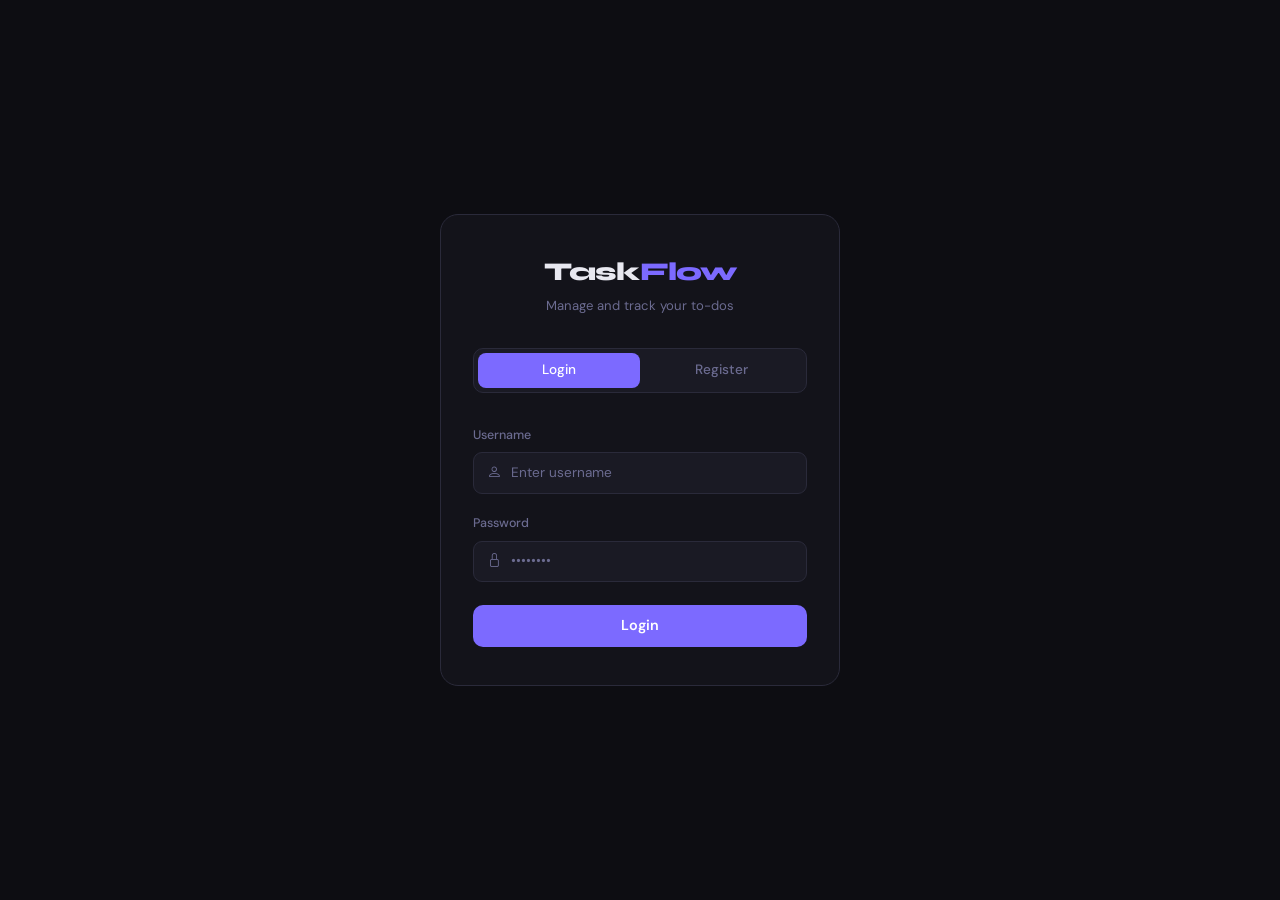
<file: index.html>
<!DOCTYPE html>
<html lang="en">
<head>
  <meta charset="UTF-8"/>
  <meta name="viewport" content="width=device-width, initial-scale=1.0"/>
  <title>TaskFlow — To-Do Management</title>

  <link href="https://cdn.jsdelivr.net/npm/bootstrap@5.3.3/dist/css/bootstrap.min.css" rel="stylesheet"/>
  <link href="https://cdn.jsdelivr.net/npm/bootstrap-icons@1.11.3/font/bootstrap-icons.min.css" rel="stylesheet"/>
  <link href="https://fonts.googleapis.com/css2?family=Syne:wght@600;700;800&family=DM+Sans:wght@300;400;500&display=swap" rel="stylesheet"/>
  <link rel="stylesheet" href="style.css"/>
  <style>
    .sm-options { display: flex; flex-direction: column; gap: .55rem; }
    .sm-option  { display: flex; align-items: center; cursor: pointer; margin: 0; }
    .sm-option input[type="radio"] { display: none; }
    .sm-opt-inner {
      display: flex; align-items: center; gap: .6rem;
      width: 100%; padding: .6rem .85rem;
      background: var(--card); border: 1px solid var(--border);
      border-radius: 9px; font-size: .87rem;
      transition: border-color .15s, background .15s;
    }
    .sm-option input:checked + .sm-opt-inner {
      border-color: var(--accent);
      background: rgba(124,106,255,.1);
    }
    .sm-option:hover .sm-opt-inner { border-color: var(--accent); }

    @keyframes taskPulse {
      0%   { box-shadow: 0 0 0 0 rgba(124,106,255,.9), inset 0 0 0 2px var(--accent); border-color: var(--accent); background: rgba(124,106,255,.18); }
      40%  { box-shadow: 0 0 0 10px rgba(124,106,255,.0), inset 0 0 0 2px var(--accent); border-color: var(--accent); background: rgba(124,106,255,.12); }
      70%  { border-color: var(--accent); background: rgba(124,106,255,.08); }
      100% { box-shadow: none; border-color: var(--border); background: transparent; }
    }
    .task-highlight {
      border-color: var(--accent) !important;
      background: rgba(124,106,255,.18) !important;
      animation: taskPulse 2.6s ease forwards;
    }
  </style>
</head>
<body>

<aside class="sidebar">
  <div class="logo">Task<span>Flow</span></div>

  <nav>
    <button class="nav-btn active" onclick="setFilter('')">
      <i class="bi bi-grid-3x3-gap"></i> All Tasks
    </button>
    <button class="nav-btn" onclick="setFilter('pending')">
      <i class="bi bi-clock"></i> Pending
    </button>
    <button class="nav-btn" onclick="setFilter('in_progress')">
      <i class="bi bi-arrow-repeat"></i> In Progress
    </button>
    <button class="nav-btn" onclick="setFilter('completed')">
      <i class="bi bi-check-circle"></i> Completed
    </button>
  </nav>

  <div class="project-section">
    <div class="project-section-header">
      <span class="sb-label" style="margin:0">Projects</span>
      <button class="btn-new-project" onclick="openNewProject()" title="New project">
        <i class="bi bi-plus-lg"></i>
      </button>
    </div>
    <div class="project-search-wrap">
      <i class="bi bi-search"></i>
      <input type="text" id="projectSearch" placeholder="Search projects…"
             oninput="filterProjects(this.value)" autocomplete="off"/>
    </div>
    <div id="projectList">
      <div style="font-size:.75rem;color:var(--muted);padding:.3rem .4rem">Loading…</div>
    </div>
  </div>

  <div class="sidebar-bottom">
    <div class="overview-header" onclick="toggleOverview()">
      <div class="sb-label" style="margin:0">Overview</div>
      <i class="bi bi-chevron-up overview-chevron" id="overviewChevron"></i>
    </div>
    <div id="overviewStats">
      <div class="stat-row">
        <span><span class="dot" style="background:var(--text)"></span>All Tasks</span>
        <strong id="s-total">0</strong>
      </div>
      <div class="stat-row">
        <span><span class="dot" style="background:var(--accent)"></span>Projects</span>
        <strong id="s-projects">0</strong>
      </div>
      <div class="stat-row">
        <span><span class="dot" style="background:var(--muted)"></span>Pending</span>
        <strong id="s-pending">0</strong>
      </div>
      <div class="stat-row">
        <span><span class="dot" style="background:var(--accent)"></span>In Progress</span>
        <strong id="s-progress">0</strong>
      </div>
      <div class="stat-row">
        <span><span class="dot" style="background:var(--success)"></span>Completed</span>
        <strong id="s-done">0</strong>
      </div>
    </div>

        <div style="margin-top:1rem; border-top:1px solid var(--border); padding-top:.8rem;">
      <div style="font-size:.75rem; color:var(--muted); margin-bottom:.4rem;">
        <i class="bi bi-person-circle"></i> <span id="loggedInUser"></span>
      </div>
      <button onclick="logout()" style="
        width:100%; background:none; border:1px solid var(--border);
        color:var(--muted); border-radius:8px; padding:.35rem;
        font-size:.78rem; cursor:pointer; font-family:'DM Sans',sans-serif;
        transition: all .2s;
      " onmouseover="this.style.borderColor='var(--danger)';this.style.color='var(--danger)'"
         onmouseout="this.style.borderColor='var(--border)';this.style.color='var(--muted)'">
        <i class="bi bi-box-arrow-right"></i> Logout
      </button>
    </div>
  </div>
</aside>

<main class="main">

  <div class="page-header">
    <div class="page-header-left">
      <div class="page-title" id="pageTitle">My Tasks</div>
      <div class="page-sub" id="pageSub">Manage and track your to-dos</div>
    </div>
    <div class="page-header-right">
      <button class="btn-project-menu" id="btnProjectMenu" onclick="toggleProjectPanel()" style="display:none" title="Project menu">
        <i class="bi bi-list"></i>
      </button>
      <button class="btn-add" id="btnAddTask" onclick="openAdd()" style="display:none">
        <i class="bi bi-plus-lg"></i> Add Task
      </button>

            <div class="project-panel" id="projectPanel" style="display:none">

        <div class="project-panel-grid">
                    <div class="pp-block">
            <div class="pp-label" style="display:flex;align-items:center;justify-content:space-between">
              <span><i class="bi bi-text-left"></i> Description</span>
              <button class="pp-desc-edit-btn pp-owner-only" id="ppDescEditBtn" onclick="toggleDescEdit()" style="display:none" title="Edit description">
                <i class="bi bi-pencil"></i>
              </button>
            </div>
            <div class="pp-desc" id="ppDescription">—</div>
            <textarea class="pp-desc pp-desc-textarea" id="ppDescTextarea" rows="3" style="display:none;resize:vertical;width:100%"></textarea>
            <div class="pp-desc-actions" id="ppDescActions" style="display:none;margin-top:.4rem;display:none;gap:.4rem;justify-content:flex-end">
              <button class="btn-cancel" style="font-size:.75rem;padding:.3rem .7rem" onclick="cancelDescEdit()">Cancel</button>
              <button class="btn-save" style="font-size:.75rem;padding:.3rem .7rem" onclick="saveDescription()">Save</button>
            </div>
          </div>

                    <div class="pp-meta">
            <div class="pp-item">
              <span class="pp-label"><i class="bi bi-person-fill"></i> Owner</span>
              <span class="pp-value" id="ppOwner">—</span>
            </div>
            <div class="pp-item">
              <span class="pp-label"><i class="bi bi-calendar3"></i> Created</span>
              <span class="pp-value" id="ppCreated">—</span>
            </div>
            <div class="pp-item">
              <span class="pp-label"><i class="bi bi-shield-check"></i> Your role</span>
              <span class="pp-value" id="ppRole">—</span>
            </div>
            <div class="pp-item">
              <span class="pp-label"><i class="bi bi-eye"></i> Visibility</span>
              <span class="pp-value" id="ppVisibility">—</span>
            </div>
          </div>

                    <div class="pp-block pp-block-members">
            <div class="pp-label"><i class="bi bi-people-fill"></i> Members</div>
            <div class="pp-members" id="ppMembers"></div>
          </div>
        </div>

                <div class="pp-actions">
                    <button class="pp-btn-requests pp-owner-only" id="ppBtnRequests"
                  onclick="openRequestsModal(currentProjectId)" style="display:none">
            <i class="bi bi-person-check"></i> Join Requests
            <span class="pp-req-count" id="ppReqCount" style="display:none"></span>
          </button>

          <button class="pp-btn-visibility pp-owner-only" id="ppBtnVisibility"
                  onclick="toggleVisibility()" style="display:none">
            <i class="bi bi-globe" id="ppVisIcon"></i> <span id="ppVisLabel">Public</span>
          </button>

          <button class="pp-btn-delete pp-owner-only" id="ppBtnDelete"
                  onclick="deleteProjectFromPanel()" style="display:none">
            <i class="bi bi-trash"></i> Delete Project
          </button>

                    <button class="pp-btn-leave pp-member-only" id="ppBtnLeave"
                  onclick="leaveFromPanel()" style="display:none">
            <i class="bi bi-box-arrow-left"></i> Leave Project
          </button>
        </div>
      </div>
    </div>
  </div>

    <div id="panelBackdrop" style="display:none; position:fixed; inset:0; z-index:499;" onclick="closeProjectPanel()"></div>

    <div class="stats-row" id="statsRow">
    <div class="stat-card" id="sc-total">
      <div class="num" id="stat-total">0</div>
      <div class="slbl">Total Tasks</div>
    </div>
    <div class="stat-card warn" id="sc-pending">
      <div class="num" id="stat-pending">0</div>
      <div class="slbl">Pending</div>
    </div>
    <div class="stat-card accent" id="sc-inprog">
      <div class="num" id="stat-inprog">0</div>
      <div class="slbl">In Progress</div>
    </div>
    <div class="stat-card success" id="sc-done">
      <div class="num" id="stat-done">0</div>
      <div class="slbl">Completed</div>
    </div>
  </div>

    <div class="filter-row">
    <button class="f-btn active" onclick="setProjectFilter('')">All</button>
    <button class="f-btn" onclick="setProjectFilter('pending')">Pending</button>
    <button class="f-btn" onclick="setProjectFilter('in_progress')">In Progress</button>
    <button class="f-btn" onclick="setProjectFilter('completed')">Completed</button>
  </div>

    <div class="taskgrid-wrap">
    <div id="taskGrid">
      <div class="empty">
        <div class="spinner-border text-secondary mb-3" role="status"></div>
        <p>Loading tasks…</p>
      </div>
    </div>
    <div class="taskgrid-track" id="taskGridTrack">
      <div class="taskgrid-thumb" id="taskGridThumb"></div>
    </div>
  </div>

</main>

<div class="modal fade" id="taskModal" tabindex="-1">
  <div class="modal-dialog modal-dialog-centered modal-lg">
    <div class="modal-content">

      <div class="modal-header">
        <span class="modal-title" id="modalTitle">Add Task</span>
        <button type="button" class="btn-close" data-bs-dismiss="modal"></button>
      </div>

      <div class="modal-body p-4">
        <input type="hidden" id="taskId"/>

                <div class="mb-3" id="taskProjectRow">
          <label class="form-label">Project</label>
          <div id="taskProjectDisplay" class="project-badge-display hidden"></div>
          <select class="form-select" id="taskProject">
            <option value="">— No project —</option>
          </select>
        </div>

                <div class="mb-3">
          <label class="form-label">Title <span class="req">*</span></label>
          <input type="text" class="form-control" id="taskTitle"
                 placeholder="What needs to be done?" maxlength="150"/>
          <div class="field-error" id="err-title"></div>
        </div>

                <div class="mb-3">
          <label class="form-label">Description</label>
          <textarea class="form-control" id="taskDesc" rows="3"
                    placeholder="Add details…"></textarea>
        </div>

                <div class="row g-3 mb-3">
          <div class="col-sm-6">
            <label class="form-label">Status</label>
            <select class="form-select" id="taskStatus">
              <option value="pending">Pending</option>
              <option value="in_progress">In Progress</option>
              <option value="completed">Completed</option>
            </select>
          </div>
          <div class="col-sm-6">
            <label class="form-label">Priority</label>
            <select class="form-select" id="taskPriority">
              <option value="low">Low</option>
              <option value="medium" selected>Medium</option>
              <option value="high">High</option>
            </select>
          </div>
        </div>

                <div class="mb-3">
          <label class="form-label">Due Date</label>
          <input type="date" class="form-control" id="taskDue"/>
        </div>

                <div class="mb-1">
          <label class="form-label">Assign To</label>
          <div class="assign-toggle">
            <button type="button" class="assign-opt active" id="optEveryone"
                    onclick="setAssignMode('everyone')">
              <i class="bi bi-people-fill"></i> Everyone
            </button>
            <button type="button" class="assign-opt" id="optSpecific"
                    onclick="setAssignMode('specific')">
              <i class="bi bi-person-fill"></i> Specific People
            </button>
          </div>
        </div>

                <div id="assigneeWrapper" class="assignee-wrapper hidden">
          <div class="assignee-tags" id="assigneeTags"></div>
          <div class="assignee-input-row">
            <input type="text" class="form-control" id="assigneeInput"
                   placeholder="Type a name and press Enter or comma…"/>
            <button type="button" class="btn-tag-add" onclick="addAssigneeFromInput()">
              <i class="bi bi-plus-lg"></i>
            </button>
          </div>
          <div class="field-hint">
            Press <kbd>Enter</kbd> or <kbd>,</kbd> to add multiple names.
          </div>
          <div class="field-error" id="err-assign"></div>
        </div>

      </div>

      <div class="modal-footer gap-2 px-4 pb-4">
        <button class="btn-cancel" data-bs-dismiss="modal">Cancel</button>
        <button class="btn-save" onclick="saveTask()">Save Task</button>
      </div>

    </div>
  </div>
</div>

<div class="toast-container position-fixed bottom-0 end-0 p-3" style="z-index:9999">
  <div id="liveToast" class="toast">
    <div class="toast-body d-flex align-items-center gap-2" id="toastMsg"></div>
  </div>
</div>

<div class="modal fade" id="projectModal" tabindex="-1">
  <div class="modal-dialog modal-dialog-centered" style="max-width:400px">
    <div class="modal-content">
      <div class="modal-header">
        <span class="modal-title">New Project</span>
        <button type="button" class="btn-close" data-bs-dismiss="modal"></button>
      </div>
      <div class="modal-body p-4">
        <label class="form-label">Project Name <span class="req">*</span></label>
        <input type="text" class="form-control" id="projectName"
               placeholder="e.g. Website Redesign" maxlength="150"/>
        <div class="field-error" id="err-project"></div>
        <label class="form-label mt-2">Description <span style="color:var(--muted);font-weight:400">(optional)</span></label>
        <textarea class="form-control" id="projectDesc" rows="2"
                  placeholder="What is this project about?"></textarea>
        <label class="form-label mt-3">Visibility</label>
        <div class="assign-toggle">
          <button type="button" class="assign-opt active" id="visPublic" onclick="setVisibility('public')">
            <i class="bi bi-globe"></i> Public
          </button>
          <button type="button" class="assign-opt" id="visPrivate" onclick="setVisibility('private')">
            <i class="bi bi-lock-fill"></i> Private
          </button>
        </div>
        <div style="font-size:.72rem;color:var(--muted);margin-top:.35rem">
          Public projects appear in search. Private projects are invite-only.
        </div>
      </div>
      <div class="modal-footer gap-2 px-4 pb-4">
        <button class="btn-cancel" data-bs-dismiss="modal">Cancel</button>
        <button class="btn-save" onclick="saveProject()">Create Project</button>
      </div>
    </div>
  </div>
</div>

<!-- Logout Confirmation Modal -->
<div class="modal fade" id="logoutModal" tabindex="-1">
  <div class="modal-dialog modal-dialog-centered" style="max-width:380px">
    <div class="modal-content logout-modal-content">
      <div class="logout-modal-icon">
        <i class="bi bi-box-arrow-right"></i>
      </div>
      <div class="logout-modal-title">Log out?</div>
      <div class="logout-modal-sub">You'll need to sign in again to access your tasks.</div>
      <div class="logout-modal-actions">
        <button class="btn-logout-cancel" data-bs-dismiss="modal">Stay</button>
        <button class="btn-logout-confirm" id="btnConfirmLogout">Log out</button>
      </div>
    </div>
  </div>
</div>

<!-- Project Info Modal -->
<div class="modal fade" id="projectInfoModal" tabindex="-1">
  <div class="modal-dialog modal-dialog-centered" style="max-width:460px">
    <div class="modal-content">
      <div class="modal-header" style="border-bottom:1px solid var(--border)">
        <span class="modal-title" id="piName">Project Details</span>
        <button type="button" class="btn-close" data-bs-dismiss="modal"></button>
      </div>
      <div class="modal-body p-4">

        <div class="pi-row">
          <span class="pi-label"><i class="bi bi-person-fill"></i> Owner</span>
          <span class="pi-value" id="piOwner">—</span>
        </div>

        <div class="pi-row">
          <span class="pi-label"><i class="bi bi-calendar3"></i> Created</span>
          <span class="pi-value" id="piCreated">—</span>
        </div>

        <div class="pi-row">
          <span class="pi-label"><i class="bi bi-shield-check"></i> Your status</span>
          <span class="pi-value" id="piStatus">—</span>
        </div>

        <div class="pi-row">
          <span class="pi-label"><i class="bi bi-eye"></i> Visibility</span>
          <span class="pi-value" id="piVisibility">—</span>
        </div>

        <div class="pi-block">
          <div class="pi-label"><i class="bi bi-text-left"></i> Description</div>
          <div class="pi-desc" id="piDescription">—</div>
        </div>

        <div class="pi-block">
          <div class="pi-label"><i class="bi bi-people-fill"></i> Members</div>
          <div class="pi-members" id="piMembers"></div>
        </div>

        <!-- Action row -->
        <div class="pi-action-row" id="piActionRow" style="display:none">
          <button class="pp-btn-requests" id="piBtnRequests" style="display:none"
                  onclick="openRequestsFromInfo()">
            <i class="bi bi-person-check"></i> Join Requests
            <span class="pp-req-count" id="piReqCount" style="display:none"></span>
          </button>
          <button class="pi-btn-join" id="piBtnJoin" onclick="joinFromInfo()">
            <i class="bi bi-person-plus"></i> Join
          </button>
        </div>

      </div>
      <div class="modal-footer gap-2 px-4 pb-4">
        <button class="btn-cancel" data-bs-dismiss="modal">Close</button>
      </div>
    </div>
  </div>
</div>

<div class="modal fade" id="confirmModal" tabindex="-1">
  <div class="modal-dialog modal-dialog-centered" style="max-width:380px">
    <div class="modal-content">
      <div class="confirm-modal-icon" id="confirmIcon">
        <i class="bi bi-exclamation-triangle-fill" id="confirmIconInner"></i>
      </div>
      <div class="confirm-modal-title" id="confirmTitle">Are you sure?</div>
      <div class="confirm-modal-sub" id="confirmSub"></div>
      <div class="confirm-modal-warning" id="confirmWarning" style="display:none"></div>
      <div class="confirm-modal-actions">
        <button class="btn-confirm-cancel" id="btnConfirmCancel">Cancel</button>
        <button class="btn-confirm-ok" id="btnConfirmOk">Confirm</button>
      </div>
    </div>
  </div>
</div>

<!-- Join Requests Modal -->
<div class="modal fade" id="requestsModal" tabindex="-1">
  <div class="modal-dialog modal-dialog-centered" style="max-width:440px">
    <div class="modal-content">
      <div class="modal-header">
        <span class="modal-title" id="requestsModalTitle">Join Requests</span>
        <button type="button" class="btn-close" data-bs-dismiss="modal"></button>
      </div>
      <div class="modal-body p-4">
        <input type="hidden" id="requestsProjectId"/>
        <div id="requestsList"></div>
      </div>
    </div>
  </div>
</div>

<!-- Task Status Modal (for assigned non-owner users) -->
<div class="modal fade" id="statusModal" tabindex="-1">
  <div class="modal-dialog modal-dialog-centered" style="max-width:360px">
    <div class="modal-content">
      <div class="modal-header">
        <span class="modal-title"><i class="bi bi-arrow-repeat"></i> Update Status</span>
        <button type="button" class="btn-close" data-bs-dismiss="modal"></button>
      </div>
      <div class="modal-body p-4">
        <input type="hidden" id="smTaskId"/>
        <div style="font-size:.8rem;color:var(--muted);margin-bottom:1rem;word-break:break-word" id="smTaskTitle"></div>

        <div class="sm-options">
          <label class="sm-option">
            <input type="radio" name="smStatus" value="pending"/>
            <span class="sm-opt-inner">
              <span class="dot" style="background:var(--muted)"></span>
              Pending
            </span>
          </label>
          <label class="sm-option">
            <input type="radio" name="smStatus" value="in_progress"/>
            <span class="sm-opt-inner">
              <span class="dot" style="background:var(--accent)"></span>
              In Progress
            </span>
          </label>
          <label class="sm-option">
            <input type="radio" name="smStatus" value="completed"/>
            <span class="sm-opt-inner">
              <span class="dot" style="background:var(--success)"></span>
              Completed
            </span>
          </label>
        </div>
      </div>
      <div class="modal-footer gap-2 px-4 pb-4">
        <button class="btn-cancel" data-bs-dismiss="modal">Cancel</button>
        <button class="btn-save" id="smSaveBtn" onclick="saveStatusModal()">Save Status</button>
      </div>
    </div>
  </div>
</div>

<script src="https://cdn.jsdelivr.net/npm/bootstrap@5.3.3/dist/js/bootstrap.bundle.min.js"></script>
<script src="script.js"></script>
</body>
</html>
</file>
<file: style.css>
:root {
  --bg:       #0d0d12;
  --surface:  #13131a;
  --card:     #1a1a24;
  --border:   #2a2a3a;
  --accent:   #7c6aff;
  --success:  #4fdf90;
  --warn:     #ffb347;
  --danger:   #ff4f6a;
  --text:     #e8e8f0;
  --muted:    #6b6b90;
}

*, *::before, *::after { box-sizing: border-box; margin: 0; padding: 0; }

body {
  background: var(--bg);
  color: var(--text);
  font-family: 'DM Sans', sans-serif;
  min-height: 100vh;
}

.sidebar {
  position: fixed; top: 0; left: 0;
  width: 230px; height: 100vh;
  background: var(--surface);
  border-right: 1px solid var(--border);
  padding: 1.8rem 1rem;
  display: flex; flex-direction: column;
  z-index: 100;
  overflow: hidden;
}

.logo {
  font-family: 'Syne', sans-serif;
  font-size: 1.4rem; font-weight: 800; letter-spacing: -.03em;
  margin-bottom: 2rem; padding-left: .5rem;
}
.logo span { color: var(--accent); }

.nav-btn {
  display: flex; align-items: center; gap: .7rem;
  width: 100%; text-align: left;
  padding: .6rem .9rem; border-radius: 10px;
  color: var(--muted); font-size: .85rem; font-weight: 500;
  border: none; background: none; cursor: pointer;
  font-family: 'DM Sans', sans-serif;
  transition: background .2s, color .2s;
  margin-bottom: .2rem;
}
.nav-btn i { font-size: 1rem; width: 18px; }
.nav-btn:hover { background: rgba(124,106,255,.08); color: var(--accent); }
/* accent */
.nav-btn.active { background: rgba(124,106,255,.15); color: var(--accent); font-weight: 600; }
/* pending */
.nav-btn:nth-child(2).active { background: rgba(255,179,71,.13); color: var(--warn); }
/* in-progress */
.nav-btn:nth-child(3).active { background: rgba(124,106,255,.15); color: var(--accent); }
/* completed */
.nav-btn:nth-child(4).active { background: rgba(79,223,144,.13); color: var(--success); }

.sidebar-bottom {
  flex-shrink: 0;
  margin-top: .8rem;
  background: var(--card);
  border: 1px solid var(--border);
  border-radius: 12px; padding: .9rem 1rem;
}
.overview-header {
  display: flex; justify-content: space-between; align-items: center;
  cursor: pointer; margin-bottom: .6rem;
  user-select: none;
}
.overview-header:hover .sb-label,
.overview-header:hover .overview-chevron { color: var(--text); }
.overview-chevron {
  font-size: .7rem; color: var(--muted);
  transition: transform .2s, color .2s;
}
.overview-chevron.collapsed { transform: rotate(180deg); }
#overviewStats {
  overflow: hidden;
  transition: max-height .25s ease, opacity .2s ease;
  max-height: 200px;
  opacity: 1;
}
#overviewStats.collapsed {
  max-height: 0;
  opacity: 0;
}
.sb-label {
  font-size: .68rem; color: var(--muted);
  text-transform: uppercase; letter-spacing: .08em;
  margin-bottom: .6rem;
}
.stat-row {
  display: flex; justify-content: space-between; align-items: center;
  font-size: .78rem; padding: .22rem 0;
}
.dot {
  display: inline-block;
  width: 7px; height: 7px; border-radius: 50%; margin-right: .4rem;
}

.main { margin-left: 230px; padding: 2rem; }

.page-header {
  display: flex; justify-content: space-between; align-items: flex-start;
  margin-bottom: 1.5rem;
}
.page-title {
  font-family: 'Syne', sans-serif;
  font-size: 1.8rem; font-weight: 800; letter-spacing: -.04em;
}
.page-sub { color: var(--muted); font-size: .85rem; margin-top: .2rem; }

.btn-add {
  display: flex; align-items: center; gap: .4rem;
  background: var(--accent); color: #fff;
  border: none; border-radius: 10px;
  padding: .55rem 1.2rem; font-size: .85rem; font-weight: 600;
  cursor: pointer; font-family: 'DM Sans', sans-serif;
  transition: background .2s, transform .15s;
  white-space: nowrap;
}
.btn-add:hover { background: #6a58e0; transform: translateY(-1px); }

.stats-row {
  display: grid; grid-template-columns: repeat(auto-fit, minmax(120px, 1fr));
  gap: .8rem; margin-bottom: 1.5rem;
}
.stat-card {
  background: var(--card); border: 1px solid var(--border);
  border-radius: 12px; padding: 1rem 1.2rem;
}
.stat-card .num {
  font-family: 'Syne', sans-serif;
  font-size: 1.9rem; font-weight: 800; color: var(--muted);
}
.stat-card.accent .num { color: var(--accent); }
.stat-card.success .num { color: var(--success); }
.stat-card.warn .num { color: var(--warn); }
.stat-card .slbl { font-size: .75rem; color: var(--muted); margin-top: .1rem; }

/* Active card highlight */
.stat-card.sc-active                { border-color: var(--muted);    box-shadow: 0 0 0 1px var(--muted); }
.stat-card.warn.sc-active           { border-color: var(--warn);     box-shadow: 0 0 0 1px var(--warn); }
.stat-card.accent.sc-active         { border-color: var(--accent);   box-shadow: 0 0 0 1px var(--accent); }
.stat-card.success.sc-active        { border-color: var(--success);  box-shadow: 0 0 0 1px var(--success); }

.filter-row { display: flex; gap: .5rem; margin-bottom: 1.2rem; flex-wrap: wrap; }
.f-btn {
  padding: .38rem .9rem; border-radius: 8px;
  font-size: .8rem; font-weight: 500;
  border: 1px solid var(--border);
  background: var(--surface); color: var(--muted);
  cursor: pointer; font-family: 'DM Sans', sans-serif;
  transition: all .2s;
}
.f-btn:hover { border-color: var(--accent); color: var(--accent); background: rgba(124,106,255,.08); }

/* all */
.f-btn.active {
  border-color: var(--accent); color: var(--accent);
  background: rgba(124,106,255,.15); font-weight: 600;
}
/* pending */
.f-btn.active.f-pending {
  border-color: var(--warn); color: var(--warn);
  background: rgba(255,179,71,.13);
}
/* In Progress */
.f-btn.active.f-inprog {
  border-color: var(--accent); color: var(--accent);
  background: rgba(124,106,255,.15);
}
/* completed */
.f-btn.active.f-done {
  border-color: var(--success); color: var(--success);
  background: rgba(79,223,144,.13);
}

.cards-grid {
  display: grid;
  grid-template-columns: repeat(auto-fill, minmax(290px, 1fr));
  gap: .9rem;
}

.task-card {
  background: var(--card); border: 1px solid var(--border);
  border-radius: 14px; padding: 1.1rem;
  position: relative; overflow: hidden;
  transition: border-color .2s, transform .2s;
}
/* priority stripe */
.task-card::before {
  content: ''; position: absolute; top: 0; left: 0;
  width: 3px; height: 100%;
}
.task-card.high::before   { background: var(--danger); }
.task-card.medium::before { background: var(--warn); }
.task-card.low::before    { background: var(--success); }
.task-card:hover { border-color: var(--accent); transform: translateY(-2px); }

.card-top {
  display: flex; justify-content: space-between; align-items: flex-start;
  margin-bottom: .7rem;
}
.card-title {
  font-family: 'Syne', sans-serif; font-size: .95rem; font-weight: 700;
  line-height: 1.3; flex: 1; padding-right: .5rem;
}
.card-title.done { text-decoration: line-through; color: var(--muted); }

.card-actions { display: flex; gap: .35rem; flex-shrink: 0; }
.ic-btn {
  width: 28px; height: 28px; border-radius: 7px;
  border: 1px solid var(--border); background: var(--surface);
  color: var(--muted); display: flex; align-items: center;
  justify-content: center; cursor: pointer; font-size: .75rem;
  transition: all .2s;
}
.ic-btn.edit:hover { border-color: var(--accent); color: var(--accent); }
.ic-btn.del:hover  { border-color: var(--danger);  color: var(--danger); }

.card-desc {
  font-size: .8rem; color: var(--muted); margin-bottom: .8rem; line-height: 1.5;
}

.card-meta { display: flex; gap: .4rem; flex-wrap: wrap; align-items: center; margin-bottom: .8rem; }

/* badges */
.badge {
  font-size: .67rem; font-weight: 600;
  padding: .22rem .6rem; border-radius: 6px;
  text-transform: uppercase; letter-spacing: .05em;
}
.b-pending     { background: rgba(107,107,144,.2); color: var(--muted); }
.b-in_progress { background: rgba(124,106,255,.2); color: var(--accent); }
.b-completed   { background: rgba(79,223,144,.2);  color: var(--success); }
.b-high        { background: rgba(255,79,106,.15); color: var(--danger); }
.b-medium      { background: rgba(255,179,71,.15); color: var(--warn); }
.b-low         { background: rgba(79,223,144,.15); color: var(--success); }

.card-date {
  font-size: .7rem; color: var(--muted); margin-left: auto;
  display: flex; align-items: center; gap: .25rem;
}

.card-people {
  border-top: 1px solid var(--border);
  padding-top: .7rem; margin-top: .2rem;
  display: flex; flex-direction: column; gap: .45rem;
}
.people-row {
  display: flex; align-items: flex-start; gap: .5rem; font-size: .76rem;
}
.people-label {
  color: var(--muted); min-width: 82px; white-space: nowrap;
  display: flex; align-items: center; gap: .3rem; padding-top: .1rem;
}
.people-value { color: var(--text); font-weight: 500; }

/* completed-by row */
.completed-by-row .people-label { color: var(--success); }
.completed-by-value {
  color: var(--success) !important;
  font-weight: 600 !important;
}

.assign-chips { display: flex; flex-wrap: wrap; gap: .3rem; }
.assign-chip {
  font-size: .68rem; font-weight: 600;
  padding: .15rem .55rem; border-radius: 5px;
  background: rgba(124,106,255,.16); color: var(--accent);
  display: flex; align-items: center; gap: .25rem;
}
.assign-chip.everyone { background: rgba(79,223,144,.13); color: var(--success); }

.empty { text-align: center; padding: 4rem; color: var(--muted); }
.empty i { font-size: 2.5rem; opacity: .3; }

.modal-content {
  background: var(--surface); border: 1px solid var(--border);
  border-radius: 16px; color: var(--text);
}
.modal-header { border-bottom: 1px solid var(--border); padding: 1.1rem 1.4rem; }
.modal-footer { border-top: 1px solid var(--border); }
.modal-title  { font-family: 'Syne', sans-serif; font-weight: 700; font-size: 1rem; }
.btn-close    { filter: invert(1); }

.form-label { font-size: .8rem; font-weight: 500; color: var(--muted); margin-bottom: .25rem; }
.req { color: var(--danger); margin-left: 1px; }

.form-control,
.form-select {
  background: var(--card); border: 1px solid var(--border);
  color: var(--text); border-radius: 9px;
  font-size: .85rem; padding: .55rem .85rem;
}
.form-control:focus,
.form-select:focus {
  background: var(--card); border-color: var(--accent); color: var(--text);
  box-shadow: 0 0 0 3px rgba(124,106,255,.15);
}
.form-select option { background: var(--surface); }

.field-error { font-size: .75rem; color: var(--danger); margin-top: .3rem; display: none; }

.assign-toggle {
  display: inline-flex; gap: .4rem; margin-top: .35rem;
}
.assign-opt {
  display: flex; align-items: center; gap: .35rem;
  padding: .35rem .85rem; border-radius: 8px;
  font-size: .8rem; font-weight: 500;
  border: 1px solid var(--border); background: var(--surface); color: var(--muted);
  cursor: pointer; font-family: 'DM Sans', sans-serif;
  transition: all .2s;
}
.assign-opt:hover  { border-color: var(--accent); color: var(--accent); }
.assign-opt.active {
  border-color: var(--accent); color: var(--accent);
  background: rgba(124,106,255,.12);
}

.assignee-wrapper { margin-top: .6rem; }
.assignee-wrapper.hidden { display: none; }

.assignee-tags { display: flex; flex-wrap: wrap; gap: .35rem; margin-bottom: .5rem; }

.tag {
  display: inline-flex; align-items: center; gap: .3rem;
  background: rgba(124,106,255,.18); color: var(--accent);
  font-size: .75rem; font-weight: 600;
  padding: .2rem .5rem .2rem .65rem; border-radius: 6px;
}
.tag button {
  background: none; border: none; color: var(--accent);
  cursor: pointer; font-size: .9rem; line-height: 1; padding: 0 .1rem; opacity: .7;
}
.tag button:hover { opacity: 1; }

.assignee-input-row { display: flex; gap: .4rem; }
.assignee-input-row .form-control { flex: 1; }

.btn-tag-add {
  width: 38px; height: 38px; flex-shrink: 0;
  border-radius: 9px; border: 1px solid var(--border);
  background: var(--card); color: var(--muted);
  cursor: pointer; display: flex; align-items: center; justify-content: center;
  transition: all .2s; font-size: .85rem;
}
.btn-tag-add:hover { border-color: var(--accent); color: var(--accent); }

.field-hint { font-size: .72rem; color: var(--muted); margin-top: .35rem; }
.field-hint kbd {
  background: var(--card); border: 1px solid var(--border);
  border-radius: 4px; padding: .05rem .3rem;
  font-size: .68rem; color: var(--text);
}

.btn-save {
  background: var(--accent); color: #fff; border: none;
  border-radius: 9px; padding: .55rem 1.4rem;
  font-weight: 600; font-size: .85rem; cursor: pointer;
  font-family: 'DM Sans', sans-serif; transition: background .2s;
}
.btn-save:hover { background: #6a58e0; }

.btn-cancel {
  background: var(--card); color: var(--muted);
  border: 1px solid var(--border); border-radius: 9px;
  padding: .55rem 1.1rem; font-size: .85rem;
  cursor: pointer; font-family: 'DM Sans', sans-serif;
}

.toast {
  background: var(--surface); border: 1px solid var(--border);
  color: var(--text); border-radius: 12px; font-size: .83rem;
}

@media (max-width: 768px) {
  .sidebar {
    position: relative; width: 100%; height: auto;
    flex-direction: row; flex-wrap: wrap; padding: 1rem;
    border-right: none; border-bottom: 1px solid var(--border);
  }
  .sidebar-bottom { display: none; }
  .main { margin-left: 0; padding: 1rem; }
  .stats-row { grid-template-columns: repeat(2, 1fr); }
  .assign-toggle { flex-wrap: wrap; }
}

.logout-modal-content {
  background: var(--surface);
  border: 1px solid var(--border);
  border-radius: 20px;
  padding: 2.2rem 2rem 1.8rem;
  text-align: center;
  color: var(--text);
}

.logout-modal-icon {
  width: 58px; height: 58px;
  border-radius: 16px;
  background: rgba(255,79,106,.12);
  border: 1px solid rgba(255,79,106,.25);
  display: flex; align-items: center; justify-content: center;
  margin: 0 auto 1.2rem;
  font-size: 1.4rem;
  color: var(--danger);
}

.logout-modal-title {
  font-family: 'Syne', sans-serif;
  font-size: 1.15rem;
  font-weight: 700;
  margin-bottom: .4rem;
}

.logout-modal-sub {
  font-size: .82rem;
  color: var(--muted);
  margin-bottom: 1.8rem;
  line-height: 1.5;
}

.logout-modal-actions {
  display: flex;
  gap: .7rem;
}

.btn-logout-cancel {
  flex: 1;
  padding: .6rem;
  border-radius: 10px;
  border: 1px solid var(--border);
  background: var(--card);
  color: var(--text);
  font-family: 'DM Sans', sans-serif;
  font-size: .85rem;
  font-weight: 500;
  cursor: pointer;
  transition: border-color .2s, color .2s;
}
.btn-logout-cancel:hover {
  border-color: var(--accent);
  color: var(--accent);
}

.btn-logout-confirm {
  flex: 1;
  padding: .6rem;
  border-radius: 10px;
  border: none;
  background: var(--danger);
  color: #fff;
  font-family: 'DM Sans', sans-serif;
  font-size: .85rem;
  font-weight: 600;
  cursor: pointer;
  transition: background .2s, transform .15s;
}
.btn-logout-confirm:hover {
  background: #e03050;
  transform: translateY(-1px);
}

.project-section {
  margin-top: 1rem;
  border-top: 1px solid var(--border);
  padding-top: .8rem;
  display: flex;
  flex-direction: column;
  min-height: 0;
  flex: 1;
}

.project-section-header {
  display: flex;
  justify-content: space-between;
  align-items: center;
  margin-bottom: .5rem;
  padding: 0 .4rem;
}

.btn-new-project {
  width: 22px; height: 22px;
  background: none;
  border: 1px solid var(--border);
  border-radius: 6px;
  color: var(--muted);
  display: flex; align-items: center; justify-content: center;
  cursor: pointer; font-size: .75rem;
  transition: all .2s;
}
.btn-new-project:hover { border-color: var(--accent); color: var(--accent); }

.project-item {
  display: flex; align-items: center; gap: .5rem;
  padding: .45rem .7rem; border-radius: 8px;
  font-size: .82rem; color: var(--muted);
  cursor: pointer; transition: background .2s, color .2s;
}
.project-item i { font-size: .85rem; flex-shrink: 0; }
.project-item span { flex: 1; white-space: nowrap; overflow: hidden; text-overflow: ellipsis; }
.project-item:hover,
.project-item.active { background: rgba(124,106,255,.12); color: var(--accent); }
.project-item.unjoined { opacity: .75; cursor: pointer; }
.project-item.unjoined:hover { background: rgba(124,106,255,.08); color: var(--text); }
.project-item.pending { opacity: .85; }
.project-item.pending:hover { background: rgba(255,193,7,.08); color: #ffc107; }

/* pending label */
.pending-label {
  font-size: .62rem;
  font-weight: 600;
  color: #ffc107;
  background: rgba(255,193,7,.12);
  border: 1px solid rgba(255,193,7,.3);
  border-radius: 4px;
  padding: .1rem .35rem;
  white-space: nowrap;
}

.project-item-actions {
  display: flex; align-items: center; gap: .2rem; flex-shrink: 0;
}

.btn-del-project,
.btn-leave-project,
.btn-join-project,
.btn-pending-project {
  background: none; border: none;
  color: transparent;
  font-size: .8rem; cursor: pointer;
  padding: 0; line-height: 1;
  transition: color .2s; flex-shrink: 0;
}
.project-item:hover .btn-del-project,
.project-item:hover .btn-leave-project,
.project-item:hover .btn-join-project { color: var(--muted); }
.btn-del-project:hover { color: var(--danger) !important; }
.btn-leave-project:hover { color: var(--accent) !important; }
.btn-join-project { color: var(--muted) !important; }
.btn-join-project:hover { color: var(--success) !important; }
.btn-pending-project { color: var(--muted) !important; opacity:.6; cursor: default !important; }

/* project list scroll */
#projectList {
  overflow-y: auto;
  flex: 1;
  min-height: 0;
  scrollbar-width: thin;
  scrollbar-color: var(--border) transparent;
}
#projectList::-webkit-scrollbar { width: 4px; }
#projectList::-webkit-scrollbar-thumb { background: var(--border); border-radius: 4px; }
#projectList::-webkit-scrollbar-track { background: transparent; }

/* requests badge */
.badge-requests {
  background: var(--accent); color: #fff;
  font-size: .58rem; font-weight: 700;
  border-radius: 999px; padding: .08rem .28rem;
  min-width: 16px; text-align: center;
  cursor: pointer; flex-shrink: 0;
  transition: background .2s;
  line-height: 1.4;
}
.badge-requests:hover { background: #6a58e0; }

/* request rows */
.request-row {
  display: flex; align-items: center; justify-content: space-between;
  padding: .6rem .2rem;
  border-bottom: 1px solid var(--border);
  transition: opacity .3s;
}
.request-row:last-child { border-bottom: none; }
.request-user {
  font-size: .85rem; color: var(--text);
  display: flex; align-items: center; gap: .4rem;
}
.request-user i { color: var(--muted); }
.request-btns { display: flex; gap: .5rem; }
.btn-req-accept {
  background: rgba(79,223,144,.15); border: 1px solid rgba(79,223,144,.35);
  color: var(--success); border-radius: 7px;
  padding: .28rem .7rem; font-size: .78rem; font-weight: 600;
  cursor: pointer; font-family: 'DM Sans', sans-serif;
  transition: background .2s;
}
.btn-req-accept:hover { background: rgba(79,223,144,.28); }
.btn-req-decline {
  background: rgba(255,79,106,.12); border: 1px solid rgba(255,79,106,.3);
  color: var(--danger); border-radius: 7px;
  padding: .28rem .7rem; font-size: .78rem; font-weight: 600;
  cursor: pointer; font-family: 'DM Sans', sans-serif;
  transition: background .2s;
}
.btn-req-decline:hover { background: rgba(255,79,106,.22); }
.btn-req-accept:disabled,
.btn-req-decline:disabled { opacity: .5; cursor: not-allowed; }

/* page header */
.page-header-left { flex: 1; }
.page-header-right { display: flex; align-items: center; gap: .6rem; position: relative; }

/* project menu btn */
.btn-project-menu {
  display: inline-flex; align-items: center; justify-content: center;
  width: 38px; height: 38px;
  background: var(--card); border: 1px solid var(--border);
  color: var(--muted); border-radius: 10px;
  font-size: 1.15rem;
  cursor: pointer;
  transition: all .2s;
}
.btn-project-menu:hover { border-color: var(--accent); color: var(--accent); }

/* no-project prompt */
.no-project-prompt {
  text-align: center;
  padding: 3rem 1rem;
  color: var(--muted);
}
.no-project-prompt i { font-size: 2.5rem; display: block; margin-bottom: .75rem; opacity: .4; }
.no-project-prompt p  { font-size: .9rem; }

/* Project info panel */
.project-panel {
  position: absolute;
  top: calc(100% + 8px);
  right: 0;
  z-index: 500;
  width: 420px;
  background: var(--card);
  border: 1px solid var(--border);
  border-radius: 14px;
  padding: 1.2rem 1.4rem;
  box-shadow: 0 8px 32px rgba(0,0,0,.45);
  animation: panelPop .18s ease;
}
@keyframes panelPop {
  from { opacity: 0; transform: translateY(-6px) scale(.98); }
  to   { opacity: 1; transform: translateY(0) scale(1); }
}
.project-panel-grid {
  display: grid;
  grid-template-columns: 1fr 1fr;
  gap: 1rem 1.5rem;
}
.pp-block { grid-column: span 1; }
.pp-block-members { grid-column: span 2; }
.pp-meta { display: flex; flex-direction: column; gap: .5rem; }
.pp-item { display: flex; flex-direction: column; gap: .15rem; }
.pp-label {
  font-size: .7rem; font-weight: 700; color: var(--muted);
  text-transform: uppercase; letter-spacing: .06em;
  display: flex; align-items: center; gap: .3rem;
  margin-bottom: .25rem;
}
.pp-value { font-size: .85rem; color: var(--text); }
.pp-desc {
  font-size: .85rem; color: var(--text);
  line-height: 1.5; background: var(--surface);
  border: 1px solid var(--border); border-radius: 8px;
  padding: .5rem .75rem; min-height: 2.2rem;
}
.pp-members { display: flex; flex-wrap: wrap; gap: .4rem; margin-top: .1rem; }
.pp-actions {
  margin-top: .9rem;
  padding-top: .8rem;
  border-top: 1px solid var(--border);
  display: flex; justify-content: flex-end;
  gap: .6rem;
}
.pp-btn-leave {
  background: rgba(255,79,106,.1); border: 1px solid rgba(255,79,106,.3);
  color: var(--danger); border-radius: 8px;
  padding: .35rem .9rem; font-size: .8rem; font-weight: 600;
  cursor: pointer; font-family: 'DM Sans', sans-serif;
  display: inline-flex; align-items: center; gap: .4rem;
  transition: background .2s;
}
.pp-btn-leave:hover { background: rgba(255,79,106,.22); }
.pp-btn-requests {
  background: rgba(124,106,255,.1); border: 1px solid rgba(124,106,255,.3);
  color: var(--accent); border-radius: 8px;
  padding: .35rem .9rem; font-size: .8rem; font-weight: 600;
  cursor: pointer; font-family: 'DM Sans', sans-serif;
  display: inline-flex; align-items: center; gap: .5rem;
  transition: background .2s;
}
.pp-btn-requests:hover { background: rgba(124,106,255,.22); }
.pp-req-count {
  background: var(--accent); color: #fff;
  font-size: .65rem; border-radius: 999px;
  padding: .05rem .4rem; font-weight: 700;
}

/* info btn */
.btn-info-project {
  background: none; border: none;
  color: transparent;
  font-size: .8rem; cursor: pointer;
  padding: 0; line-height: 1;
  transition: color .2s; flex-shrink: 0;
}
.project-item:hover .btn-info-project { color: var(--muted); }
.btn-info-project:hover { color: var(--accent) !important; }

/* project info modal */
.pi-row {
  display: flex; align-items: center; justify-content: space-between;
  padding: .5rem 0;
  border-bottom: 1px solid var(--border);
}
.pi-row:last-of-type { border-bottom: none; }
.pi-label {
  font-size: .75rem; font-weight: 600; color: var(--muted);
  text-transform: uppercase; letter-spacing: .04em;
  display: flex; align-items: center; gap: .35rem;
}
.pi-value {
  font-size: .85rem; color: var(--text);
}
.pi-block {
  margin-top: 1rem;
}
.pi-block .pi-label { margin-bottom: .5rem; }
.pi-desc {
  font-size: .85rem; color: var(--text);
  background: var(--card); border: 1px solid var(--border);
  border-radius: 8px; padding: .6rem .8rem;
  line-height: 1.5; min-height: 2.5rem;
}
.pi-members {
  display: flex; flex-wrap: wrap; gap: .4rem;
}
.pi-member-chip {
  display: inline-flex; align-items: center; gap: .3rem;
  background: var(--card); border: 1px solid var(--border);
  border-radius: 999px; padding: .22rem .7rem;
  font-size: .78rem; color: var(--text);
}
.pi-member-chip.is-owner {
  border-color: var(--accent); color: var(--accent);
}
.pi-member-chip small {
  font-size: .65rem; opacity: .7;
}

/* approval badges */
.pi-badge {
  display: inline-flex; align-items: center; gap: .3rem;
  border-radius: 999px; padding: .2rem .65rem;
  font-size: .78rem; font-weight: 600;
}
.pi-badge.owner   { background: rgba(124,106,255,.15); color: var(--accent); border: 1px solid rgba(124,106,255,.3); }
.pi-badge.member  { background: rgba(79,223,144,.12);  color: var(--success); border: 1px solid rgba(79,223,144,.3); }
.pi-badge.pending { background: rgba(255,193,7,.12);   color: #ffc107; border: 1px solid rgba(255,193,7,.3); }
.pi-badge.none    { background: rgba(255,79,106,.1);   color: var(--danger); border: 1px solid rgba(255,79,106,.25); }

/* join action row */
.pi-action-row {
  margin-top: 1.2rem;
  padding-top: 1rem;
  border-top: 1px solid var(--border);
  display: flex;
  justify-content: flex-end;
  align-items: center;
  gap: .6rem;
  flex-wrap: wrap;
}
.pi-btn-join {
  display: inline-flex; align-items: center; gap: .45rem;
  background: var(--accent); color: #fff;
  border: none; border-radius: 10px;
  padding: .55rem 1.2rem;
  font-size: .85rem; font-weight: 600;
  font-family: 'DM Sans', sans-serif;
  cursor: pointer;
  transition: background .2s, transform .15s;
}
.pi-btn-join:hover:not(:disabled) { background: #6a58e0; transform: translateY(-1px); }
.pi-btn-join:disabled { opacity: .6; cursor: not-allowed; transform: none; }

.btn-leave-modal {
  background: rgba(255,79,106,.12); border: 1px solid rgba(255,79,106,.3);
  color: var(--danger); border-radius: 10px;
  padding: .5rem 1.1rem; font-size: .85rem; font-weight: 600;
  cursor: pointer; font-family: 'DM Sans', sans-serif;
  display: inline-flex; align-items: center; gap: .4rem;
  transition: background .2s;
}
.btn-leave-modal:hover { background: rgba(255,79,106,.22); }

.project-search-wrap {
  position: relative;
  margin-bottom: .5rem;
}
.project-search-wrap i {
  position: absolute;
  left: .6rem; top: 50%;
  transform: translateY(-50%);
  color: var(--muted); font-size: .75rem;
  pointer-events: none;
}
.project-search-wrap input {
  width: 100%;
  background: var(--card);
  border: 1px solid var(--border);
  border-radius: 8px;
  color: var(--text);
  font-size: .78rem;
  padding: .38rem .6rem .38rem 1.8rem;
  font-family: 'DM Sans', sans-serif;
  transition: border-color .2s;
}
.project-search-wrap input:focus {
  outline: none;
  border-color: var(--accent);
}
.project-search-wrap input::placeholder { color: var(--muted); }

.project-badge-display {
  display: inline-flex;
  align-items: center;
  gap: .4rem;
  background: rgba(124,106,255,.15);
  color: var(--accent);
  border: 1px solid rgba(124,106,255,.3);
  border-radius: 8px;
  padding: .45rem .85rem;
  font-size: .85rem;
  font-weight: 600;
}
.project-badge-display::before {
  content: '\F3D3';
  font-family: 'Bootstrap Icons';
  font-size: .85rem;
}
.project-badge-display.hidden { display: none; }

.tasks-list {
  display: flex;
  flex-direction: column;
  gap: .35rem;
}

/* Column header row — mirrors */
.task-list-header {
  display: grid;
  grid-template-columns: 84px 1fr 68px 110px 120px 104px auto;
  gap: 0 .7rem;
  padding: .28rem 1rem .28rem 1.25rem;
  margin-bottom: .1rem;
  font-size: .65rem;
  font-weight: 700;
  text-transform: uppercase;
  letter-spacing: .07em;
  color: var(--muted);
  border-bottom: 1px solid var(--border);
}

.task-row {
  background: var(--card);
  border: 1px solid var(--border);
  border-radius: 10px;
  padding: .6rem 1rem .6rem 1.25rem;
  display: grid;
  /* col 1 */
  grid-template-columns: 84px 1fr 68px 110px 120px 104px auto;
  align-items: center;
  gap: 0 .7rem;
  position: relative;
  overflow: hidden;
  transition: border-color .2s;
}
.task-row::before {
  content: '';
  position: absolute;
  top: 0; left: 0;
  width: 3px; height: 100%;
}
.task-row.high::before   { background: var(--danger); }
.task-row.medium::before { background: var(--warn); }
.task-row.low::before    { background: var(--success); }
.task-row:hover { border-color: var(--accent); }

/* col 1: status */
.task-row-left {
  display: contents;
}
.task-row-left > .badge {
  text-align: center;
  white-space: nowrap;
}

/* Col 2 */
.task-row-main {
  display: flex;
  flex-direction: column;
  gap: .18rem;
  min-width: 0;
}
.task-row-line1 {
  display: flex;
  align-items: center;
  gap: .45rem;
  min-width: 0;
}
.task-row-title {
  font-family: 'Syne', sans-serif;
  font-size: .87rem;
  font-weight: 700;
  white-space: nowrap;
  overflow: hidden;
  text-overflow: ellipsis;
  flex: 1;
  min-width: 0;
}
.task-row-title.done {
  text-decoration: line-through;
  color: var(--muted);
}
.task-row-project {
  display: inline-flex;
  align-items: center;
  gap: .28rem;
  font-size: .7rem;
  font-weight: 600;
  color: var(--accent);
  background: rgba(124,106,255,.12);
  border: 1px solid rgba(124,106,255,.2);
  border-radius: 6px;
  padding: .16rem .5rem;
  white-space: nowrap;
  flex-shrink: 0;
  max-width: 150px;
  overflow: hidden;
  text-overflow: ellipsis;
}
.task-row-project.no-proj {
  color: var(--muted);
  background: rgba(107,107,144,.1);
  border-color: var(--border);
}
.task-row-line2 {
  display: flex;
  align-items: center;
}
.task-row-completed-by {
  display: inline-flex;
  align-items: center;
  gap: .28rem;
  font-size: .68rem;
  font-weight: 600;
  color: var(--success);
  background: rgba(79,223,144,.1);
  border: 1px solid rgba(79,223,144,.22);
  border-radius: 5px;
  padding: .1rem .45rem;
}

/* Col 3 — priority badge */
/* Col 4 — posted date */
/* Col 5 — due date */
/* Col 6 — poster name */
/* These come from */
.task-row-right {
  display: contents;
}
.task-row-right > .badge {
  text-align: center;
  white-space: nowrap;
  justify-self: start;
}

/* date cells */
.task-row-date {
  font-size: .7rem;
  color: var(--muted);
  display: flex;
  align-items: center;
  gap: .25rem;
  white-space: nowrap;
  overflow: hidden;
  text-overflow: ellipsis;
}
.task-row-date.no-due { opacity: .45; font-style: italic; }

/* poster cell */
.task-row-poster {
  font-size: .7rem;
  color: var(--muted);
  white-space: nowrap;
  overflow: hidden;
  text-overflow: ellipsis;
  display: flex;
  align-items: center;
  gap: .25rem;
}

.btn-star-project {
  background: none; border: none;
  color: transparent;
  font-size: .82rem; cursor: pointer;
  padding: 0;
  display: flex; align-items: center; justify-content: center;
  transition: color .2s; flex-shrink: 0;
}
.project-item:hover .btn-star-project { color: var(--muted); }
.btn-star-project.starred { color: var(--warn) !important; }
.btn-star-project:hover { color: var(--warn) !important; }

/* starred label */
.project-group-label {
  font-size: .62rem;
  font-weight: 700;
  color: var(--muted);
  text-transform: uppercase;
  letter-spacing: .07em;
  padding: .35rem .5rem .15rem;
}

.pp-btn-visibility {
  background: rgba(79,223,144,.1);
  border: 1px solid rgba(79,223,144,.3);
  color: var(--success);
  border-radius: 8px;
  padding: .35rem .9rem;
  font-size: .8rem;
  font-weight: 600;
  cursor: pointer;
  font-family: 'DM Sans', sans-serif;
  display: inline-flex;
  align-items: center;
  gap: .4rem;
  transition: background .2s;
}
.pp-btn-visibility:hover { background: rgba(79,223,144,.22); }
/* card dates */
.card-dates {
  display: flex; flex-wrap: wrap; gap: .5rem;
  align-items: center; margin-bottom: .5rem;
}
.card-date-post {
  font-size: .7rem; color: var(--muted);
  display: flex; align-items: center; gap: .25rem;
}
.card-date-due {
  font-size: .7rem; color: var(--muted);
  display: flex; align-items: center; gap: .25rem;
  margin-left: auto;
}
.card-date-due.no-due { opacity: .55; font-style: italic; }

/* delete btn */
.pp-btn-delete {
  background: rgba(255,79,106,.1);
  border: 1px solid rgba(255,79,106,.3);
  color: var(--danger); border-radius: 8px;
  padding: .35rem .9rem; font-size: .8rem; font-weight: 600;
  cursor: pointer; font-family: 'DM Sans', sans-serif;
  display: inline-flex; align-items: center; gap: .4rem;
  transition: background .2s;
}
.pp-btn-delete:hover { background: rgba(255,79,106,.22); }

#taskGrid {
  overflow-y: scroll;
  min-height: 120px;
  max-height: calc(100vh - 300px);

  padding-right: 14px;
  position: relative;

  scrollbar-width: none;
}
/* Hide native scrollbar in WebKit too */
#taskGrid::-webkit-scrollbar { display: none; }

/* Custom scrollbar track + thumb */

/* scrollbar wrapper */
.taskgrid-wrap {
  position: relative;
}
.taskgrid-track {
  position: absolute;
  top: 0;
  right: 0;
  width: 6px;
  height: 100%;
  border-radius: 999px;
  background: var(--card);
  border: 1px solid var(--border);
  overflow: hidden;
}
.taskgrid-thumb {
  position: absolute;
  left: 0;
  width: 100%;
  min-height: 24px;
  border-radius: 999px;
  background: var(--border);
  transition: background .15s;
  cursor: pointer;
}
.taskgrid-wrap:hover .taskgrid-thumb { background: var(--muted); }

/* desc edit btn */
.pp-desc-edit-btn {
  background: none;
  border: 1px solid var(--border);
  color: var(--muted);
  border-radius: 6px;
  width: 22px; height: 22px;
  display: flex; align-items: center; justify-content: center;
  cursor: pointer; font-size: .72rem;
  transition: all .2s;
}
.pp-desc-edit-btn:hover { border-color: var(--accent); color: var(--accent); }

/* desc textarea */
.pp-desc-textarea {
  font-family: 'DM Sans', sans-serif;
  font-size: .85rem;
  color: var(--text);
  background: var(--surface);
  border: 1px solid var(--accent);
  border-radius: 8px;
  padding: .5rem .75rem;
  line-height: 1.5;
  min-height: 2.2rem;
  outline: none;
  box-shadow: 0 0 0 3px rgba(124,106,255,.12);
}
.pp-desc-actions {
  display: flex;
  gap: .4rem;
  justify-content: flex-end;
  margin-top: .4rem;
}

/* Override Bootstrap's */
#confirmModal .modal-content {
  background: var(--surface) !important;
  border: 1px solid var(--border) !important;
  border-radius: 20px !important;
  padding: 2rem 1.75rem 1.5rem !important;
  text-align: center;
  box-shadow: 0 24px 60px rgba(0,0,0,.65) !important;
}

.confirm-modal-icon {
  width: 62px;
  height: 62px;
  border-radius: 50%;
  display: flex;
  align-items: center;
  justify-content: center;
  margin: 0 auto 1.1rem;
  font-size: 1.6rem;
}
.confirm-modal-icon.danger  { background: rgba(255,79,106,.15); color: var(--danger);  border: 1px solid rgba(255,79,106,.3); }
.confirm-modal-icon.warning { background: rgba(255,188,64,.15); color: #ffbc40;         border: 1px solid rgba(255,188,64,.3); }

.confirm-modal-title {
  font-family: 'Syne', sans-serif;
  font-size: 1.2rem;
  font-weight: 700;
  color: var(--text);
  margin-bottom: .5rem;
}

.confirm-modal-sub {
  font-size: .85rem;
  color: var(--muted);
  line-height: 1.6;
  margin-bottom: .9rem;
}

.confirm-modal-warning {
  background: rgba(255,79,106,.08);
  border: 1px solid rgba(255,79,106,.22);
  border-radius: 9px;
  padding: .55rem .9rem;
  font-size: .78rem;
  color: var(--danger);
  margin-bottom: 1.2rem;
  text-align: left;
  line-height: 1.5;
}

.confirm-modal-actions {
  display: flex;
  gap: .7rem;
  justify-content: center;
  margin-top: .3rem;
}

.btn-confirm-cancel {
  flex: 1;
  background: var(--card);
  border: 1px solid var(--border);
  color: var(--muted);
  border-radius: 10px;
  padding: .65rem 1rem;
  font-family: 'DM Sans', sans-serif;
  font-size: .86rem;
  font-weight: 500;
  cursor: pointer;
  transition: all .2s;
}
.btn-confirm-cancel:hover { border-color: var(--text); color: var(--text); }

.btn-confirm-ok {
  flex: 1;
  border: none;
  border-radius: 10px;
  padding: .65rem 1rem;
  font-family: 'DM Sans', sans-serif;
  font-size: .86rem;
  font-weight: 600;
  cursor: pointer;
  transition: background .2s, transform .15s;
}
.btn-confirm-ok.danger  { background: var(--danger); color: #fff; }
.btn-confirm-ok.danger:hover  { background: #e0314b; transform: translateY(-1px); }
.btn-confirm-ok.warning { background: #ffbc40; color: #1a1200; }
.btn-confirm-ok.warning:hover { background: #e5a800; transform: translateY(-1px); }

.task-dots-wrap {
  position: relative;
  display: inline-flex;
  align-items: center;
}

.task-dots-btn {
  background: none;
  border: none;
  color: var(--muted);
  cursor: pointer;
  border-radius: 6px;
  width: 26px;
  height: 26px;
  display: flex;
  align-items: center;
  justify-content: center;
  font-size: .95rem;
  transition: background .15s, color .15s;
  padding: 0;
  flex-shrink: 0;
}
.task-dots-btn:hover,
.task-dots-btn.active {
  background: rgba(124,106,255,.15);
  color: var(--accent);
}

.task-workers-popover {
  position: absolute;
  top: calc(100% + 6px);
  right: 0;
  z-index: 9999;
  background: var(--surface);
  border: 1px solid var(--border);
  border-radius: 11px;
  padding: .65rem .85rem;
  min-width: 180px;
  max-width: 240px;
  box-shadow: 0 8px 32px rgba(0,0,0,.45);
  display: none;
  pointer-events: none;
}
.task-workers-popover.open {
  display: block;
  pointer-events: auto;
}
.task-workers-popover::before {
  content: '';
  position: absolute;
  top: -6px;
  right: 10px;
  width: 10px;
  height: 10px;
  background: var(--surface);
  border-left: 1px solid var(--border);
  border-top: 1px solid var(--border);
  transform: rotate(45deg);
}

.task-workers-title {
  font-size: .7rem;
  font-weight: 600;
  color: var(--muted);
  text-transform: uppercase;
  letter-spacing: .06em;
  margin-bottom: .5rem;
  display: flex;
  align-items: center;
  gap: .35rem;
}

.task-workers-list {
  display: flex;
  flex-direction: column;
  gap: .35rem;
}

.task-worker-chip {
  display: flex;
  align-items: center;
  gap: .5rem;
  font-size: .8rem;
  color: var(--text);
}

.task-worker-avatar {
  width: 22px;
  height: 22px;
  border-radius: 50%;
  background: rgba(124,106,255,.2);
  border: 1px solid rgba(124,106,255,.35);
  color: var(--accent);
  font-size: .67rem;
  font-weight: 700;
  display: flex;
  align-items: center;
  justify-content: center;
  flex-shrink: 0;
  text-transform: uppercase;
}

.task-workers-none {
  font-size: .78rem;
  color: var(--muted);
  font-style: italic;
}

.assign-chip.you {
  background: rgba(79,223,144,.15);
  color: var(--success);
  border: 1px solid rgba(79,223,144,.3);
}

.people-value.you-value {
  color: var(--success);
  font-weight: 600;
  display: flex;
  align-items: center;
  gap: .3rem;
}

.task-row-poster.you-poster {
  color: var(--success);
  font-weight: 600;
  display: flex;
  align-items: center;
  gap: .25rem;
}

.task-row-project-link {
  cursor: pointer;
}
.task-row-nav-icon {
  opacity: 0;
  font-size: .7rem;
  margin-left: .2rem;
  transition: opacity .15s;
  vertical-align: middle;
}
.task-row:hover .task-row-nav-icon {
  opacity: 0.7;
}

.task-worker-chip.you-worker {
  color: var(--success);
  font-weight: 600;
}
.task-worker-chip.you-worker .task-worker-avatar {
  background: rgba(79,223,144,.2);
  color: var(--success);
  display: flex;
  align-items: center;
  justify-content: center;
}

@keyframes sidebarFlash {
  0%   { background: rgba(124,106,255,.35); }
  100% { background: transparent; }
}
.project-item-flash {
  animation: sidebarFlash 0.8s ease forwards;
}

.section-divider {
  display: flex;
  align-items: center;
  gap: .55rem;
  padding: .45rem .6rem .45rem .5rem;
  margin: 1.1rem 0 .6rem;
  border-radius: 9px;
  font-size: .78rem;
  font-weight: 600;
  letter-spacing: .02em;
  text-transform: uppercase;
  width: 100%;
}
.section-divider:first-child {
  margin-top: .2rem;
}
.section-divider i {
  font-size: .88rem;
}
.section-divider .section-count {
  margin-left: auto;
  font-size: .72rem;
  font-weight: 700;
  padding: .1rem .42rem;
  border-radius: 20px;
  letter-spacing: 0;
}
.section-divider.assigned-divider {
  background: rgba(124,106,255,.1);
  border: 1px solid rgba(124,106,255,.22);
  color: #a899ff;
}
.section-divider.assigned-divider .section-count {
  background: rgba(124,106,255,.25);
  color: #c4b9ff;
}
.section-divider.other-divider {
  background: rgba(107,107,144,.08);
  border: 1px solid rgba(107,107,144,.18);
  color: var(--muted);
}
.section-divider.other-divider .section-count {
  background: rgba(107,107,144,.18);
  color: var(--muted);
}
</file>
